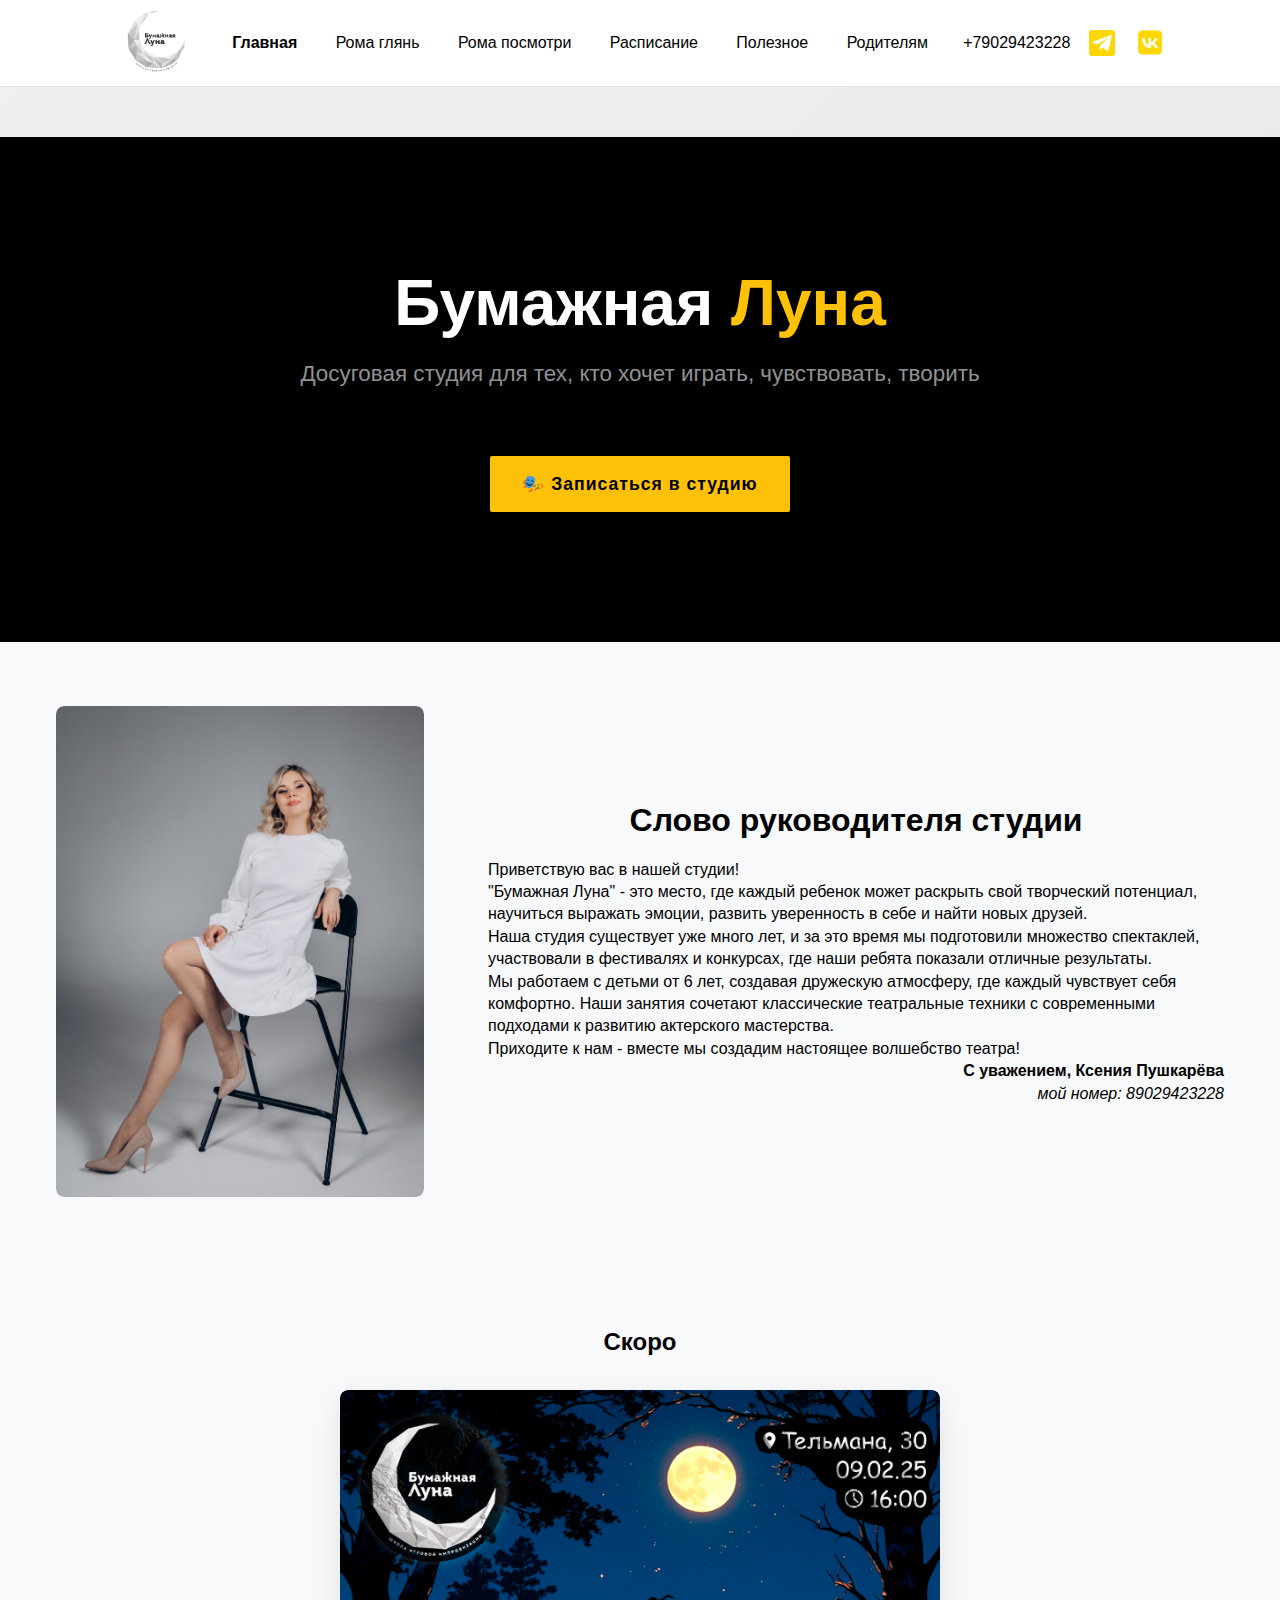
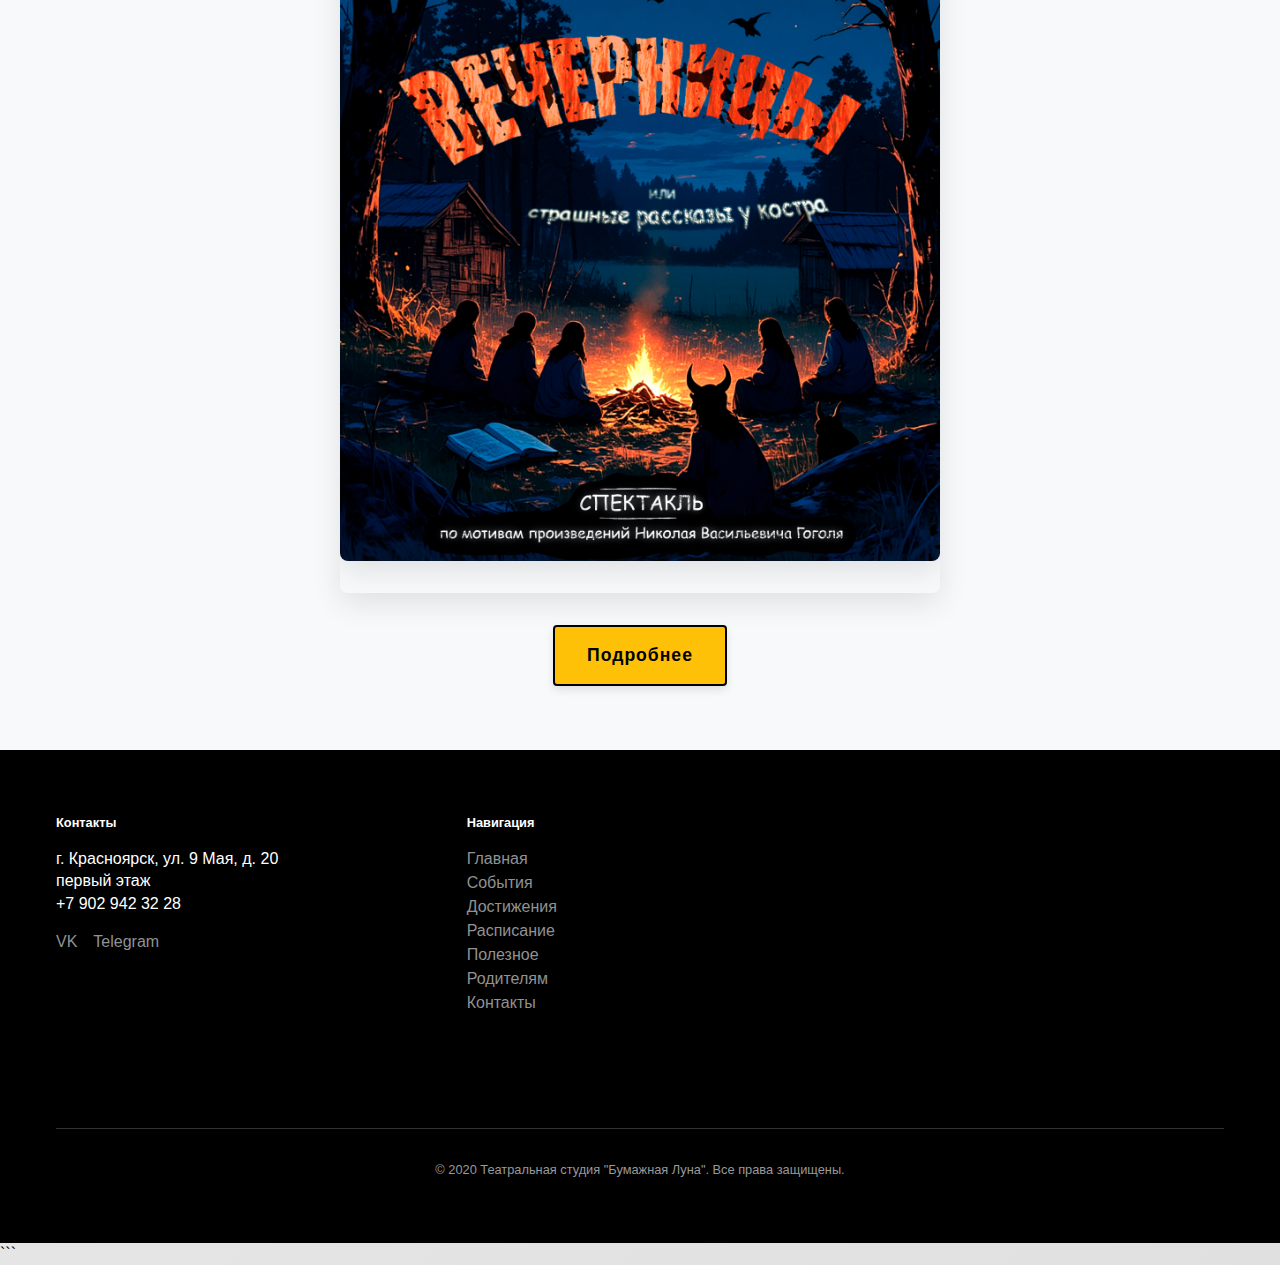
<file: index.html>
```html
<!DOCTYPE html>
<html lang="ru">
<head>
    <meta charset="UTF-8">
    <meta name="viewport" content="width=device-width, initial-scale=1.0">
    <title>Театральная студия "Бумажная Луна" — Красноярск, занятия для детей от 6 лет</title>
    <!--Загружает стили оформления из внешнего файла-->
    <link rel="stylesheet" href="assets/css/style.css">
    <meta name="description" content="Досуговая театральная студия для детей от 6 лет в Красноярске. Постановки, фестивали, развитие через игру. Запись по телефону +7 902 942 32 28.">
    
    <!-- Open Graph / Twitter Card -->
    <meta property="og:title" content="Театральная студия "Бумажная Луна" — Красноярск">
    <meta property="og:description" content="Занятия для детей от 6 лет. Постановки, фестивали, творческое развитие.">
    <meta property="og:type" content="website">
    <meta property="og:url" content="https://бумажнаялуна.рф">
    <meta property="og:image" content="https://placehold.co/1200x630/FFD700/000000?text=Бумажная+Луна">
    <meta name="twitter:card" content="summary_large_image">
    
    <!-- Schema.org JSON-LD -->
    <script type="application/ld+json">
    {
      "@context": "https://schema.org",
      "@type": "PerformingArtsTheater",
      "name": "Театральная студия \"Бумажная Луна\"",
      "url": "https://бумажнаялуна.рф",
      "telephone": "+79029423228",
      "address": {
        "@type": "PostalAddress",
        "streetAddress": "ул. 9 Мая, 20",
        "addressLocality": "Красноярск",
        "addressCountry": "RU"
      },
      "description": "Досуговая театральная студия для детей от 6 лет. Постановки, фестивали, развитие через игру.",
      "image": "https://placehold.co/1200x630/FFD700/000000?text=Бумажная+Луна",
      "sameAs": [
        "https://vk.com/kseniya_pushkareva_theatre"
      ]
    }
    </script>
    
    <!-- Google Analytics (заглушка) -->
    <!--
    <script async src="https://www.googletagmanager.com/gtag/js?id=G-XXXXXXXXXX"></script>
    <script>
      window.dataLayer = window.dataLayer || [];
      function gtag(){dataLayer.push(arguments);}
      gtag('js', new Date());
      gtag('config', 'G-XXXXXXXXXX');
    </script>
    -->
    
</head>
<body>
    <!-- Header -->
    <header>
        <div class="header-content">
            
                    <!-- Верхняя строка: логотип слева -->
            <div class="header-top">
                <div class="logo">
                <!--    <h1>Бумажная <span> Луна</span></h1>   -->
                    <img src="assets/images/logo.png" alt="Театральная студия Бумажная Луна" class="logo-image">
                </div>

            </div>

                    <!-- Навигация по центру -->
            <button class="mobile-menu-btn">☰</button>
            <nav>
                <ul>
                    <!-- <li><a href="index.html">Главная</a></li> - добавляем класс активная для выделения активной страницы -->
                    <li><a href="index.html" class="active">Главная</a></li>
                    <li><a href="events.html">Рома глянь</a></li>
                    <li><a href="team.html">Рома посмотри</a></li>
                    <li><a href="schedule.html">Расписание</a></li>
                    <li><a href="materials.html">Полезное</a></li>
                    <li><a href="parents.html">Родителям</a></li>
                </ul>
            </nav>

                    <!-- контакты справа -->
            <div class="contact-info">
                    <a href="tel:+79029423228">+79029423228</a>
                    <a href="tg://resolve?domain=kseniya_pushkareva" class="social-icon-link" target="_blank">
                        <img src="./assets/images/logo_tg.png" alt="Telegram" class="social-icon">
                    </a>
                    <a href="https://vk.com/kseniya_pushkareva_theatre" class="social-icon-link" target="_blank">
                        <img src="./assets/images/logo_vk.png" alt="ВКонтакте" class="social-icon">
                    </a>
            </div>
        </div>
    </header>


    <!-- Main Content -->
    <main>

        <!-- Hero Section -->
        <section class="hero">
            <div class="container">
                <h1>Бумажная<span> Луна</span></h1>
                   
                <h2>Досуговая студия для тех, кто хочет играть, чувствовать, творить</h2>
                <a href="form.html" class="cta-button">🎭 Записаться в студию</a>
                <!-- 
                    <h1>Театральная студия "Бумажная Луна"</h1>
                    <h2>Досуговая студия тех, кто хочет чувствовать, играть_,_ творить и еще,,,</h2>
                -->
            </div>
        </section>

        <!-- Director Section -->
        <section class="director">
            <div class="container">
                <div class="director-content">
                    <div class="director-photo">
                        <!-- <img src="https://placehold.co/400x500/848688/FFFFFF?text=Ксения+Пушкарева" alt="Ксения Пушкарева, руководитель студии"> -->
                        <img src="assets/images/Director.jpg" alt="Руководитель студии" class="director-photo">
                    </div>
                    <div class="director-text">
                        <h2>Слово руководителя студии</h2>
                        <p>Приветствую вас в нашей студии!</p>
                        <p>"Бумажная Луна" - это место, где каждый ребенок может раскрыть свой творческий потенциал, научиться выражать эмоции, развить уверенность в себе и найти новых друзей.</p>
                        <p>Наша студия существует уже много лет, и за это время мы подготовили множество спектаклей, участвовали в фестивалях и конкурсах, где наши ребята показали отличные результаты.</p>
                        <p>Мы работаем с детьми от 6 лет, создавая дружескую атмосферу, где каждый чувствует себя комфортно. Наши занятия сочетают классические театральные техники с современными подходами к развитию актерского мастерства.</p>
                        <p>Приходите к нам - вместе мы создадим настоящее волшебство театра!</p>
                        <p style="text-align: right;"><strong>С уважением, Ксения Пушкарёва</strong></p>
                        <p style="text-align: right; font-style: italic;"> мой номер: 89029423228</p>

                    </div>
                </div>
            </div>
        </section>

        <!-- Video Section -->
        <!--<section class="video-section">
            <div class="container">
                <h2 style="text-align: center; margin-bottom: var(--spacing-md);">Видео-приветствие</h2>
                <div class="video-container">
                    <video controls poster="https://placehold.co/800x450/FFD700/000000?text=Видео+приветствие">
                        <source src="#" type="video/mp4">
                        Ваш браузер не поддерживает видео.
                    </video>
                </div>
            </div>
        </section>-->

        <!-- Poster Section -->
        <section class="poster">
            <div class="container">
                <h2 style="text-align: center; margin-bottom: var(--spacing-md);">Скоро</h2>
                <div class="poster-image">
                    <img src="assets/images/afisha.jpg" alt="Афиша" class="poster-image">
                </div>
                <a href="events.html" class="cta-button">Подробнее</a>
            </div>
        </section>
    </main>

    <!-- Footer -->
    <footer>
        <div class="container">
            <div class="footer-content">
                <div class="footer-section">
                    <h3>Контакты</h3>
                    <p>г. Красноярск, ул. 9 Мая, д. 20</p>
                    <p>первый этаж</p>
                    <p>+7 902 942 32 28</p>
                    <!-- <p><strong>ВК</strong> <a href="https://vk.com/kseniya_pushkareva_theatre">vk.com/...</a></p> -->
                    <div class="footer-section">
                        <h3> </h3>
                        <div class="social-links">
                            <a href="https://vk.com/kseniya_pushkareva_theatre">VK</a>
                            <a href="https://t.me/kseniya_pushkareva">Telegram</a>
                        </div>
                    </div>
                </div>

                <div class="footer-section">
                    <h3>Навигация</h3>
                    <ul>
                        <li><a href="index.html">Главная</a></li>
                        <li><a href="events.html">События</a></li>
                        <li><a href="achievements.html">Достижения</a></li>
                        <li><a href="schedule.html">Расписание</a></li>
                        <li><a href="materials.html">Полезное</a></li>
                        <li><a href="for_parents.html">Родителям</a></li>
                        <li><a href="contacts.html">Контакты</a></li>
                    </ul>
                </div>
             
                <div class="map-container">
                    <iframe 
                        src="https://yandex.ru/map-widget/v1/org/bumazhnaya_luna/13931392066/?indoorLevel=1&ll=92.924248%2C56.064791&utm_source=share&z=16" 
                        width="100%" 
                        height="300" 
                        frameborder="0" 
                        allowfullscreen 
                        style="border:0; border-radius: 8px;">
                    </iframe>
                </div>
            </div>
          
            <div class="copyright">
                &copy; 2020 Театральная студия "Бумажная Луна". Все права защищены.
            </div>
        </div>
    </footer>

    <script>
        // Mobile menu toggle
        document.querySelector('.mobile-menu-btn').addEventListener('click', function() {
            document.querySelector('nav ul').classList.toggle('show');
        });
    </script>
</body>
</html>
```
</file>
<file: assets/css/style.css>
:root {
    --white: #FFFFFF;
    --warm-gray: #909293;
    --black: #000000;
    --light-black: #333333;
    --warm-yellow: #FFD700;
    --warm-yellow-dark: #FFC107;
    --light-bg: #F8F9FA;
    --spacing-xs: 0.5rem;
    --spacing-sm: 1rem;
    --spacing-md: 2rem;
    --spacing-lg: 4rem;
    --spacing-xl: 8rem;
}

* {
    margin: 0;
    padding: 0;
    box-sizing: border-box;
}

body {
    font-family: 'Arial', 'Helvetica Neue', sans-serif;
    background-color: var(--white);
    color: var(--black);
    line-height: 1.4;
    background: linear-gradient(135deg, #f0f0f0 0%, #e0e0e0 100%);
}

.container {
    max-width: 1200px;
    margin: 0 auto;
    padding: 0 var(--spacing-sm);
}

/* Header Styles */
header {
    background-color: var(--white);
    border-bottom: 1px solid #e5e5e5;
    position: fixed;
    top: 0;
    left: 0;
    right: 0;
    z-index: 1000;
    padding: 0.1rem/* var(--spacing-xs) 0; Уменьшенный вертикальный отступ */
}

.header-content {
    display: flex;
    justify-content: center; /* логотип слева, контакты справа, навигация по центру */
    gap: 2rem;
    align-items: center;
    padding: 0.1rem 0;
}
/* Стили для верхней строки хедера */
.header-top h1 span {
    color: var(--warm-yellow-dark);
}

.header-top {
    display: flex;
    align-items: center;
    padding: 0; /* Небольшие отступы сверху и снизу */
}

/* Стили для логотипа */
.logo {
    /* flex-shrink: 0; /* Опционально: предотвращает уменьшение логотипа при нехватке места */
}

.logo-image {
    height: 80px; /* Установите желаемую высоту */
    /* width: auto; /* Ширина изменится пропорционально высоте */
    object-fit: contain; /* Сохраняет пропорции изображения */
    max-width: 100%; /* Не выходит за пределы родительского блока */
    padding-top: 0px;
    padding-bottom: 0px;
    margin-top: 0px;
    margin-bottom: 0px;
}

/* Стили для контактной информации */
.contact-info {
    display: flex;
    align-items: center;
    gap: var(--spacing-sm); /* Отступ между телефоном и иконками */
    /* flex-shrink: 0; /* Опционально: предотвращает уменьшение блока контактов */
}

/* Стили для ссылки с телефоном */
.contact-info a[href^="tel:"] {
    text-decoration: none;
    font-weight: 500;
    color: var(--black);
    white-space: nowrap; /* Предотвращает разрыв номера */
}

.contact-info a[href^="tel:"]:hover {
    transition: all 0.2s;
    transform: scale(1.2);
    color: var(--warm-yellow-dark);

}

/* Стили для ссылок-иконок соцсетей */
.social-icon-link {
    display: inline-block;
    text-decoration: none;
}

.social-icon {
    width: 32px; /* Размер иконки */
    height: 32px;
    object-fit: cover; /* Заполняет контейнер, обрезая при необходимости */
    pointer-events: none; /* Иконка не мешает клику по ссылке */
    transition: opacity 0.2s ease, transform 0.2s ease; /* Плавность анимации */
}

.social-icon-link:hover .social-icon {
    opacity: 0.7;
    transform: scale(1.4);
}

/* Стили для навигации */
nav {
    display: flex;
    justify-content: center; /* Центрируем меню */
    align-items: center;
    margin-top: 0; /* Отступ сверху от предыдущего блока */
    margin-bottom: 0;
}

nav ul {
    display: flex;
    list-style: none;
    gap: var(--spacing-md); /* Отступ между пунктами меню */
    justify-content: center; /* Центрируем элементы списка */
    padding: 0; /* Убираем стандартный отступ */
}

nav a {
    text-decoration: none;
    color: var(--black);
    font-weight: 500;
    transition: all 0.5s;
    position: relative;
    padding: 0.4rem 0.2rem;
    display: inline-block;
}

nav a:hover {
    color: var(--warm-yellow);
}

/* Анимация подчеркивания */
nav a::before {
    content: '';
    position: absolute;
    width: 0%;
    height: 2px;
    top: 0;
    left: 0;
    background-color: var(--warm-yellow);
    transition: width 0.5s;
}

nav a::after {
    content: '';
    position: absolute;
    width: 0%;
    height: 2px;
    bottom: 0;
    right: 0;
    background-color: var(--warm-yellow);
    transition: width 0.5s;
}

nav a:hover::before {
    width: 100%;
}

nav a:hover::after {
    width: 100%;
}

nav a.active {
    font-weight: bold;
    /* color: var(--warm-yellow-dark); Используем указанный цвет или #FFC107 как резерв */
    /* Отключаем анимацию для active ссылки */
    transition: none;
}

/* Отключаем hover-эффекты для активной ссылки */
nav a.active:hover {
    /* color: var(--warm-yellow-dark); */
    /* transition оставлен как none, если был установлен выше */
}

/* Отключаем анимацию подчеркивания для активной ссылки */
nav a.active::before,
nav a.active::after {
    display: none; /* Просто убираем полоски */
    /* Альтернатива: можно установить width в 0% и убрать transition */
    /* width: 0%;
    transition: none; */
}

/* Кнопка мобильного меню */
.mobile-menu-btn {
    display: none; /* Сначала скрыта */
    background: none;
    border: none;
    font-size: 1.5rem;
    cursor: pointer;
    color: var(--black);
    position: absolute; /* Позиционируем отдельно */
    right: var(--spacing-sm); /* Отступ справа */
    top: 50%; /* Центрируем по вертикали */
    transform: translateY(-50%); /* Корректируем позицию */
}

/* Main Content */
main {
    margin-top: 115px; /* Увеличено, чтобы учесть высоту нового хедера */
}

/* Hero Section */
.hero {
    padding: var(--spacing-xl) 0;
    text-align: center;
    background: linear-gradient(135deg, var(--black));
}

.hero h1 {
    font-size: 4rem;
    color: var(--white);
    margin-bottom: var(--spacing-sm);
    line-height: 1.2;
}

.hero h1 span {
    color: var(--warm-yellow-dark);
}

.hero h2 {
    font-size: 1.4rem;
    color: var(--warm-gray);
    margin-bottom: var(--spacing-lg);
    font-weight: 400;
}

.cta-button {
    background-color: var(--warm-yellow-dark);
    color: var(--black);
    padding: 1rem 2rem;
    border-radius: 4px;
    text-decoration: none;
    font-weight: 600;
    font-size: 1.1rem;
    display: inline-block;
    transition: all 0.3s;
    box-shadow: 0 4px 8px rgba(0,0,0,0.1);
    position: relative;
    overflow: hidden;
    border: 2px solid var(--black);
    letter-spacing: 1px;
}

.cta-button:hover {
    background-color: var(--black);
    color: var(--warm-yellow-dark);
    transform: translateY(-2px);
    box-shadow: 0 6px 12px rgba(0,0,0,0.15);
}

.cta-button::before {
    content: '';
    position: absolute;
    top: 0;
    left: -100%;
    width: 100%;
    height: 100%;
    background: linear-gradient(90deg, transparent, rgba(255,255,255,0.4), transparent);
    transition: 0.5s;
}

.cta-button:hover::before {
    left: 100%;
}

/* Director Section */
.director {
    padding: var(--spacing-lg) 0;
    background-color: var(--light-bg);
}

.director-content {
    display: flex;
    align-items: center;
    gap: var(--spacing-lg);
}

.director-photo {
    flex: 1;
    border-radius: 8px;
    overflow: hidden;
}

.director-photo img {
    width: 100%;
    height: auto;
    display: block;
}

.director-text {
    flex: 2;
}

.director-text h2 {
    font-size: 2rem;
    text-align: center;
    margin-bottom: var(--spacing-sm);
}

/* Video Section */
.video-section {
    padding: var(--spacing-lg) 0;
    text-align: center;
}

.video-container {
    max-width: 800px;
    margin: 0 auto;
    border-radius: 8px;
    overflow: hidden;
    box-shadow: 0 10px 30px rgba(0,0,0,0.1);
}

video {
    width: 100%;
    height: auto;
}

/* Poster Section */
.poster {
    padding: var(--spacing-lg) 0;
    background-color: var(--light-bg);
    text-align: center;
}

.poster-image {
    max-width: 600px;
    margin: 0 auto var(--spacing-md);
    background-color: var(--light-bg);
    border-radius: 8px;
    overflow: hidden;
    box-shadow: 0 10px 30px rgba(0,0,0,0.1);
}

.poster-image img {
    width: 100%;
    height: auto;
    background-color: var(--light-bg);
    display: block;
}

/* Footer */
footer {
    background-color: var(--black);
    color: var(--white);
    padding: var(--spacing-lg) 0;
}

.footer-content {
    display: grid;
    grid-template-columns: repeat(auto-fit, minmax(250px, 1fr));
    gap: var(--spacing-lg);
    margin-bottom: var(--spacing-lg);
}

.footer-section h3 {
    margin-bottom: var(--spacing-sm);
    font-size: 0.8rem;
}

.footer-section ul {
    list-style: none;
}

.footer-section ul li {
    margin-bottom: 0.1rem;
}

.footer-section a {
    color: var(--warm-gray);
    text-decoration: none;
    transition: color 0.2s;
}

.footer-section a:hover {
    color: var(--warm-yellow);
}

.social-links {
    display: flex;
    gap: var(--spacing-sm);
}

.map-container {
    height: 250px;
    width: 300px;
    border-radius: 8px;
    overflow: hidden;
    margin: none;
}

.copyright {
    text-align: center;
    padding-top: var(--spacing-md);
    border-top: 1px solid #333;
    color: #999;
    font-size: 0.8rem;
}

/* Responsive Design */
@media (max-width: 768px) {
    .mobile-menu-btn {
        display: block; /* Показываем кнопку на мобильных */
    }

    nav ul {
        display: none; /* Скрываем меню по умолчанию */
        position: absolute;
        top: 100%; /* Размещаем сразу под хедером */
        left: 0;
        right: 0;
        background: var(--white);
        flex-direction: column;
        padding: var(--spacing-sm);
        box-shadow: 0 10px 20px rgba(0,0,0,0.1);
        z-index: 1001; /* Повышаем z-index, чтобы меню было поверх других элементов */
    }

    nav ul.show {
        display: flex; /* Показываем меню при активации */
    }

    .header-top {
        /* flex-wrap: wrap; /* Опционально: разрешить перенос строки на очень узких экранах */
    }

    .contact-info {
        /* flex-wrap: wrap; /* Опционально: разрешить перенос контактов */
        /* justify-content: center; /* Опционально: выравнивать контакты по центру на мобильных */
        /* gap: var(--spacing-xs); /* Уменьшить отступы */
    }

    .logo-image {
        height: 60px; /* Уменьшить размер логотипа на мобильных */
    }

    .social-icon {
        width: 24px; /* Уменьшить размер иконок */
        height: 24px;
    }

    .director-content {
        flex-direction: column;
    }

    .hero h1 {
        font-size: 2rem;
    }

    .hero h2 {
        font-size: 1.2rem;
    }

    main {
        margin-top: 140px; /* Увеличено для мобильных, если меню открыто */
    }
}
</file>
